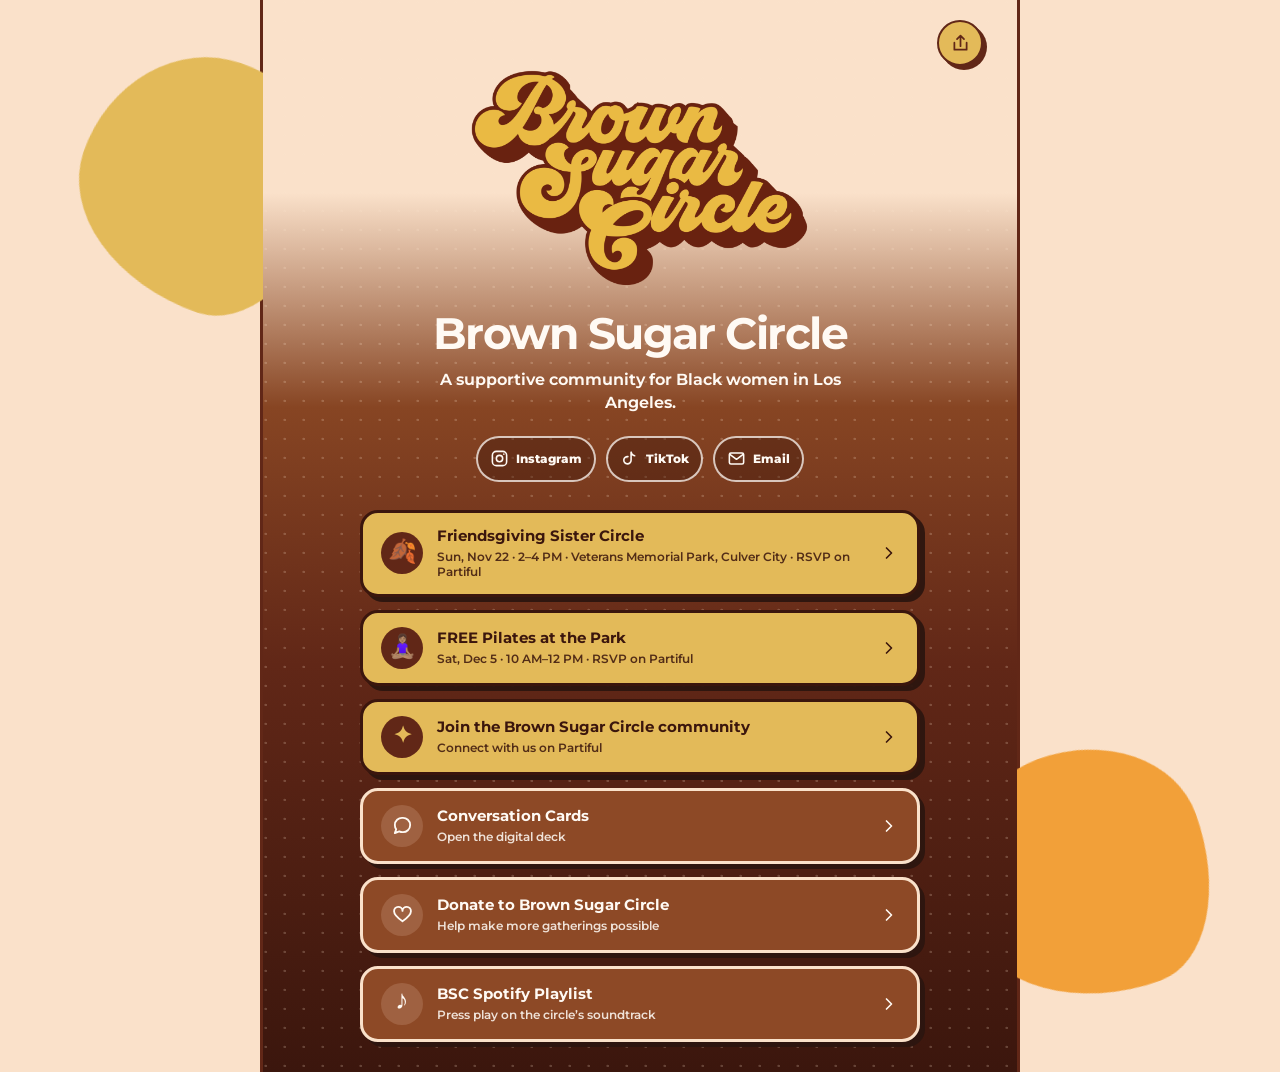
<file: index.html>
<!doctype html>
<html lang="en">
  <head>
    <meta charset="UTF-8" />
    <meta name="viewport" content="width=device-width, initial-scale=1.0" />
    <meta name="theme-color" content="#612717" />
    <meta
      name="description"
      content="Brown Sugar Circle is a supportive community for Black women in Los Angeles. Find upcoming gatherings, music, and conversation cards."
    />
    <title>Brown Sugar Circle</title>
    <link rel="icon" type="image/png" href="assets/brown-sugar-circle-logo.png" />
    <link rel="stylesheet" href="styles.css" />
  </head>
  <body>
    <div class="page-shell">
      <header class="site-header" aria-label="Brown Sugar Circle">
        <button class="brand-button" type="button" data-route="home" aria-label="Go to Brown Sugar Circle home">
          <img class="brand-logo" src="assets/brown-sugar-circle-logo.png" alt="Brown Sugar Circle" />
        </button>
        <button class="icon-button" id="shareButton" type="button" aria-label="Share these conversation cards">
          <svg viewBox="0 0 24 24" aria-hidden="true">
            <path d="M12 3v12m0-12 4 4m-4-4L8 7M5 11v8h14v-8" />
          </svg>
        </button>
      </header>

      <main id="app" tabindex="-1">
        <section class="screen home-screen is-active" data-screen="home" aria-labelledby="home-title">
          <button class="home-share-button" id="homeShareButton" type="button" aria-label="Share Brown Sugar Circle">
            <svg viewBox="0 0 24 24" aria-hidden="true">
              <path d="M12 3v12m0-12 4 4m-4-4L8 7M5 11v8h14v-8" />
            </svg>
          </button>

          <div class="home-brand">
            <img class="home-logo" src="assets/brown-sugar-circle-logo.png" alt="Brown Sugar Circle" />
            <h1 id="home-title">Brown Sugar Circle</h1>
            <p>A supportive community for Black women in Los Angeles.</p>
          </div>

          <nav class="social-links" aria-label="Follow Brown Sugar Circle">
            <a href="https://www.instagram.com/brownsugarcircle" target="_blank" rel="noopener noreferrer" aria-label="Follow Brown Sugar Circle on Instagram">
              <svg viewBox="0 0 24 24" aria-hidden="true"><rect x="3" y="3" width="18" height="18" rx="5" /><circle cx="12" cy="12" r="4" /><circle cx="17.5" cy="6.5" r="1" class="fill-icon" /></svg>
              <span>Instagram</span>
            </a>
            <a href="https://www.tiktok.com/@brownsugarcircle" target="_blank" rel="noopener noreferrer" aria-label="Follow Brown Sugar Circle on TikTok">
              <svg viewBox="0 0 24 24" aria-hidden="true"><path d="M14 4v10.2a4.6 4.6 0 1 1-4-4.56M14 4c.45 2.52 1.94 4.02 4.5 4.5" /></svg>
              <span>TikTok</span>
            </a>
            <a href="mailto:hello@brownsugarcircle.com" aria-label="Email Brown Sugar Circle">
              <svg viewBox="0 0 24 24" aria-hidden="true"><rect x="3" y="5" width="18" height="14" rx="2" /><path d="m4 7 8 6 8-6" /></svg>
              <span>Email</span>
            </a>
          </nav>

          <div class="link-hub" aria-label="Brown Sugar Circle links">
            <a class="hub-link hub-link-featured" href="https://partiful.com/e/JagQD3AdGsLkBNwNWpz5?c=kFyJ5iEI" target="_blank" rel="noopener noreferrer">
              <span class="hub-link-icon" aria-hidden="true">🍂</span>
              <span><strong>Friendsgiving Sister Circle</strong><small>Sun, Nov 22 · 2–4 PM · Veterans Memorial Park, Culver City · RSVP on Partiful</small></span>
              <svg viewBox="0 0 24 24" aria-hidden="true"><path d="m9 18 6-6-6-6" /></svg>
            </a>
            <a class="hub-link hub-link-featured" href="https://partiful.com/e/Q3iskYytVXHSHrcVCuhQ?c=R8a8APxz" target="_blank" rel="noopener noreferrer">
              <span class="hub-link-icon" aria-hidden="true">🧘🏽‍♀️</span>
              <span><strong>FREE Pilates at the Park</strong><small>Sat, Dec 5 · 10 AM–12 PM · RSVP on Partiful</small></span>
              <svg viewBox="0 0 24 24" aria-hidden="true"><path d="m9 18 6-6-6-6" /></svg>
            </a>
            <a class="hub-link hub-link-featured" href="https://partiful.com/co/lN8BV3iIbgHVaAnhEeix" target="_blank" rel="noopener noreferrer">
              <span class="hub-link-icon" aria-hidden="true">✦</span>
              <span><strong>Join the Brown Sugar Circle community</strong><small>Connect with us on Partiful</small></span>
              <svg viewBox="0 0 24 24" aria-hidden="true"><path d="m9 18 6-6-6-6" /></svg>
            </a>

            <button class="hub-link" type="button" data-route="welcome">
              <span class="hub-link-icon" aria-hidden="true">
                <svg viewBox="0 0 24 24"><path d="M20 11.5a7.5 7.5 0 0 1-8 7.47 9.2 9.2 0 0 1-3.35-.9L4 20l1.42-4.08A7.36 7.36 0 0 1 4 11.5a7.5 7.5 0 0 1 8-7.47 7.5 7.5 0 0 1 8 7.47Z" /></svg>
              </span>
              <span><strong>Conversation Cards</strong><small>Open the digital deck</small></span>
              <svg viewBox="0 0 24 24" aria-hidden="true"><path d="m9 18 6-6-6-6" /></svg>
            </button>

            <a class="hub-link" href="/donate" target="_blank" rel="noopener noreferrer">
              <span class="hub-link-icon" aria-hidden="true">
                <svg viewBox="0 0 24 24"><path d="M20.8 8.6c0 4.4-8.8 10.4-8.8 10.4S3.2 13 3.2 8.6a4.4 4.4 0 0 1 8.8-.3 4.4 4.4 0 0 1 8.8.3Z" /></svg>
              </span>
              <span><strong>Donate to Brown Sugar Circle</strong><small>Help make more gatherings possible</small></span>
              <svg viewBox="0 0 24 24" aria-hidden="true"><path d="m9 18 6-6-6-6" /></svg>
            </a>

            <a class="hub-link" href="https://open.spotify.com/playlist/7FEYHLqh3GriJLROxC6Pa0?si=2EGWVU8vRHiNqVC71_fLcA&amp;utm_source=copy-link&amp;pi=0zms-83MRkaQC" target="_blank" rel="noopener noreferrer">
              <span class="hub-link-icon" aria-hidden="true">♪</span>
              <span><strong>BSC Spotify Playlist</strong><small>Press play on the circle’s soundtrack</small></span>
              <svg viewBox="0 0 24 24" aria-hidden="true"><path d="m9 18 6-6-6-6" /></svg>
            </a>

          </div>
        </section>

        <section class="screen welcome-screen" data-screen="welcome" aria-labelledby="welcome-title">
          <div class="eyebrow"><span></span> Picnic edition</div>
          <h1 id="welcome-title">Come as you are.<br /><em>Leave knowing somebody.</em></h1>
          <p class="lede">
            A shuffled deck for Black women to meet, laugh, and find common ground—open it on every phone or use one together.
          </p>

          <div class="hero-art" aria-hidden="true">
            <div class="sunburst"></div>
            <div class="hero-card hero-card-front">
              <div class="hero-card-copy">
                <span class="hero-card-kicker">48 shuffled questions</span>
                <strong>Pull a card.<br />Meet somebody.</strong>
                <span class="hero-card-note">Picnic Edition</span>
              </div>
              <img class="hero-people" src="assets/bsc-group.webp" alt="" />
            </div>
          </div>

          <div class="action-stack">
            <button class="button button-primary" type="button" data-route="setup">
              Let’s play
              <svg viewBox="0 0 24 24" aria-hidden="true"><path d="m9 18 6-6-6-6" /></svg>
            </button>
            <button class="text-button" type="button" data-route="host">I’m hosting—show me the guide</button>
          </div>

        </section>

        <section class="screen setup-screen" data-screen="setup" aria-labelledby="setup-title">
          <div class="step-label">Before you begin</div>
          <h2 id="setup-title">Make a little room for each other.</h2>
          <div class="setup-list">
            <article>
              <span class="number">01</span>
              <div><h3>Choose how you’ll play</h3><p>Everyone can open the link and take turns drawing, or one person can read from a shared phone.</p></div>
            </article>
            <article>
              <span class="number">02</span>
              <div><h3>Draw, ask, answer—or pass</h3><p>When it’s your turn, draw a card and ask the group. No one owes the circle a story.</p></div>
            </article>
            <article>
              <span class="number">03</span>
              <div><h3>Listen without fixing</h3><p>Be curious, leave space, and ask before offering advice. Personal stories stay here.</p></div>
            </article>
          </div>
          <button class="button button-primary" type="button" data-route="icebreaker">We’re ready</button>
          <button class="text-button" type="button" data-route="welcome">Back</button>
        </section>

        <section class="screen icebreaker-screen" data-screen="icebreaker" aria-labelledby="icebreaker-title">
          <div class="card-stage">
            <article class="prompt-card icebreaker-card">
              <div class="card-topline"><span>Opening icebreaker</span></div>
              <h2 id="icebreaker-title">Share your name, your neighborhood, and one small thing bringing you joy right now.</h2>
              <p>Keep it easy—about 30 seconds each.</p>
            </article>
          </div>
          <button class="button button-primary" id="beginDeckButton" type="button">Draw our first card</button>
          <button class="text-button" type="button" data-route="setup">Review the circle agreements</button>
        </section>

        <section class="screen deck-screen" data-screen="deck" aria-labelledby="promptText">
          <div class="deck-status">
            <span id="roundLabel">Shuffled deck</span>
            <span id="progressLabel">Card 1 of 48</span>
          </div>
          <div class="card-stage">
            <article class="prompt-card" id="activeCard" aria-live="polite">
              <div class="card-topline"><span id="categoryLabel">Warm up</span><span id="cardNumber">01</span></div>
              <div class="quote-mark" aria-hidden="true">“</div>
              <h2 id="promptText"></h2>
              <p id="promptNote">Take turns around the circle—or pass.</p>
            </article>
          </div>
          <div class="deck-actions">
            <button class="button button-primary" id="nextCardButton" type="button">
              Draw another card
              <svg viewBox="0 0 24 24" aria-hidden="true"><path d="m9 18 6-6-6-6" /></svg>
            </button>
            <button class="button button-secondary" type="button" data-route="closing">Close the circle</button>
          </div>
          <p class="microcopy">There are no wrong answers. Let people finish before jumping in.</p>
        </section>

        <section class="screen closing-screen" data-screen="closing" aria-labelledby="closing-title">
          <div class="closing-orbit" aria-hidden="true"><span></span><span></span><span></span><span></span></div>
          <div class="eyebrow"><span></span> Closing round</div>
          <h2 id="closing-title">Leave the circle with intention.</h2>
          <div class="closing-prompts">
            <article><span>01</span><p>In one word, how are you leaving this conversation?</p></article>
            <article><span>02</span><p>What is one thing you heard that you want to remember?</p></article>
            <article><span>03</span><p>If it feels mutual, who would you like to stay connected with?</p></article>
          </div>
          <button class="button button-primary" id="finishButton" type="button">Close the circle</button>
          <button class="text-button" type="button" data-route="deck">Draw another card</button>
        </section>

        <section class="screen done-screen" data-screen="done" aria-labelledby="done-title">
          <div class="done-mark" aria-hidden="true">✦</div>
          <img class="done-logo" src="assets/brown-sugar-circle-logo.png" alt="Brown Sugar Circle" />
          <h2 id="done-title">A few new names. A little more community.</h2>
          <p>Thank you for showing up with warmth, curiosity, and care.</p>
          <button class="button button-primary" id="newCircleButton" type="button">Start a new circle</button>
        </section>

        <section class="screen host-screen" data-screen="host" aria-labelledby="host-title">
          <div class="step-label">Host guide</div>
          <h2 id="host-title">A warm welcome for every circle.</h2>

          <div class="host-callout">
            <strong>Best setup</strong>
            <p>Invite guests to sit in small circles. Open the cards on one shared phone or let everyone use their own.</p>
          </div>

          <div class="host-sections">
            <article>
              <h3>Before guests arrive</h3>
              <ul>
                <li>Arrange seating in small circles so everyone can hear and take part.</li>
                <li>Share this link by text or QR code so guests can open the cards.</li>
                <li>Help guests find a seat and welcome anyone arriving on their own.</li>
              </ul>
            </article>
            <article>
              <h3>30-minute opening flow</h3>
              <ol class="timeline">
                <li><span>0–3</span><p>Move into groups and open the link on one or more phones.</p></li>
                <li><span>3–7</span><p>Read the agreements and do the opening icebreaker.</p></li>
                <li><span>7–24</span><p>Draw 5–7 cards. Let the conversation breathe.</p></li>
                <li><span>24–30</span><p>Use the closing round and invite optional contact exchange.</p></li>
              </ol>
            </article>
            <article class="host-script">
              <h3>What to say</h3>
              <p>“Welcome to Brown Sugar Circle. Find a comfortable seat with a few other women, open the link, and tap ‘Let’s play.’ Once everyone is settled, you can each draw a shuffled card and ask it to the group, or use one phone together. You can answer any prompt—or pass. The goal isn’t to impress anyone; it’s simply to leave knowing a few more names.”</p>
            </article>
          </div>

          <button class="button button-primary" type="button" data-route="welcome">Back to the cards</button>
        </section>
      </main>

      <div class="toast" id="toast" role="status" aria-live="polite">Link copied</div>
      <div class="confetti" id="confetti" aria-hidden="true"></div>
    </div>
    <script src="app.js?v=20261013b"></script>
  </body>
</html>
</file>
<file: styles.css>
@import url("https://fonts.googleapis.com/css2?family=Montserrat:wght@500;600;700;800;900&display=swap");

@font-face {
  font-family: "BSC Display";
  src: url("assets/bsc-display.otf") format("opentype");
  font-display: swap;
}

:root {
  --brown: #612717;
  --brown-deep: #3b160d;
  --brown-soft: #7a431f;
  --yellow: #e3ba59;
  --gold: #d9902c;
  --clay: #b46424;
  --orange: #f2a039;
  --cream: #fae1ca;
  --paper: #f8f0e5;
  --white: #fffaf4;
  --ink: #2d160f;
  --muted: #715247;
  --border: rgba(105, 34, 16, 0.32);
}

* { box-sizing: border-box; }
[hidden] { display: none !important; }

.visually-hidden {
  position: absolute !important;
  width: 1px;
  height: 1px;
  padding: 0;
  margin: -1px;
  overflow: hidden;
  clip: rect(0, 0, 0, 0);
  white-space: nowrap;
  border: 0;
}

html { min-height: 100%; background: var(--brown); }

body {
  min-height: 100vh;
  margin: 0;
  color: var(--ink);
  background: var(--cream);
  font-family: "Montserrat", Arial, Helvetica, sans-serif;
  -webkit-font-smoothing: antialiased;
}

button { font: inherit; }
button:focus-visible, a:focus-visible { outline: 4px solid var(--orange); outline-offset: 4px; }

.page-shell {
  width: min(100%, 760px);
  min-height: 100vh;
  margin: 0 auto;
  position: relative;
  overflow: hidden;
  background:
    radial-gradient(circle, rgba(105, 34, 16, .09) 1.2px, transparent 1.5px) 0 0 / 17px 17px,
    var(--cream);
}

.page-shell::before,
.page-shell::after {
  content: "";
  position: fixed;
  z-index: 0;
  width: 250px;
  height: 250px;
  border-radius: 48% 52% 36% 64% / 54% 42% 58% 46%;
  pointer-events: none;
}

.page-shell::before { top: 58px; left: max(-180px, calc(50vw - 560px)); background: var(--yellow); transform: rotate(19deg); }
.page-shell::after { right: max(-190px, calc(50vw - 570px)); bottom: -100px; background: var(--orange); transform: rotate(-20deg); }

.site-header {
  width: 100%;
  min-height: 88px;
  display: flex;
  align-items: center;
  justify-content: space-between;
  gap: 18px;
  padding: 16px clamp(18px, 5vw, 36px);
  position: relative;
  z-index: 20;
  background: var(--cream);
  border-bottom: 3px solid var(--brown);
}

.brand-button { display: flex; align-items: center; border: 0; background: transparent; padding: 0; cursor: pointer; }
.brand-logo { display: block; width: auto; height: 58px; }

.icon-button {
  width: 48px;
  height: 48px;
  flex: 0 0 auto;
  display: grid;
  place-items: center;
  border-radius: 14px;
  border: 3px solid var(--brown);
  background: var(--yellow);
  color: var(--brown);
  box-shadow: 4px 4px 0 var(--brown);
  cursor: pointer;
  transition: transform .15s ease, box-shadow .15s ease;
}

.icon-button:hover { transform: translate(-1px, -1px); box-shadow: 5px 5px 0 var(--brown); }
.icon-button:active { transform: translate(3px, 3px); box-shadow: 1px 1px 0 var(--brown); }
.icon-button svg, .button svg { width: 20px; fill: none; stroke: currentColor; stroke-width: 2.3; stroke-linecap: round; stroke-linejoin: round; }

main { min-height: calc(100vh - 88px); position: relative; z-index: 2; }
.page-shell.is-home .site-header { display: none; }
.page-shell.is-home main { min-height: 100vh; }

.screen {
  display: none;
  width: 100%;
  min-height: calc(100vh - 88px);
  padding: 32px clamp(20px, 6vw, 48px) 44px;
  animation: enter .32s ease both;
}

.screen.is-active { display: flex; flex-direction: column; }

.home-screen {
  min-height: 100vh;
  align-items: center;
  padding: 34px clamp(20px, 6vw, 48px) 30px;
  color: var(--cream);
  background:
    radial-gradient(circle at 14% 10%, rgba(250, 225, 202, .22) 0 1px, transparent 1.5px) 0 0 / 19px 19px,
    linear-gradient(180deg, var(--cream) 0 18%, #874523 38%, var(--brown) 62%, var(--brown-deep) 100%);
}

.home-share-button {
  position: absolute;
  top: 20px;
  right: clamp(18px, 5vw, 34px);
  width: 46px;
  height: 46px;
  display: grid;
  place-items: center;
  border: 2px solid var(--brown);
  border-radius: 50%;
  background: var(--yellow);
  color: var(--brown);
  box-shadow: 4px 4px 0 var(--brown);
  cursor: pointer;
}

.home-share-button:hover { transform: translate(-1px, -1px); box-shadow: 5px 5px 0 var(--brown); }
.home-share-button:active { transform: translate(3px, 3px); box-shadow: 1px 1px 0 var(--brown); }
.home-share-button svg, .social-links svg, .hub-link > svg { width: 21px; fill: none; stroke: currentColor; stroke-width: 2; stroke-linecap: round; stroke-linejoin: round; }

.home-brand { width: 100%; text-align: center; margin-top: 35px; }
.home-logo { display: block; width: min(76vw, 340px); height: auto; margin: 0 auto 24px; }
.home-brand h1 {
  max-width: none;
  margin: 0 0 10px;
  color: var(--white);
  font-family: "Montserrat", Arial, sans-serif;
  font-size: clamp(31px, 7vw, 44px);
  font-weight: 700;
  line-height: 1.1;
  letter-spacing: -.035em;
}
.home-brand p { max-width: 470px; margin: 0 auto; color: var(--white); font-size: 16px; font-weight: 650; line-height: 1.45; }

.social-links { display: flex; justify-content: center; gap: 10px; margin: 22px 0 28px; }
.social-links a {
  min-width: 82px;
  min-height: 46px;
  display: flex;
  align-items: center;
  justify-content: center;
  gap: 7px;
  padding: 9px 12px;
  border: 2px solid rgba(255, 250, 244, .75);
  border-radius: 999px;
  color: var(--white);
  background: rgba(59, 22, 13, .38);
  text-decoration: none;
  font-size: 12px;
  font-weight: 800;
}
.social-links a:hover { background: rgba(59, 22, 13, .62); }
.social-links svg { width: 19px; height: 19px; }
.social-links .fill-icon { fill: currentColor; stroke: none; }

.link-hub { width: min(100%, 560px); display: grid; gap: 13px; }
.hub-link {
  width: 100%;
  min-height: 76px;
  display: grid;
  grid-template-columns: 42px 1fr 22px;
  align-items: center;
  gap: 14px;
  padding: 14px 18px;
  border: 3px solid var(--cream);
  border-radius: 18px;
  background: #8d4926;
  color: var(--white);
  box-shadow: 5px 5px 0 rgba(45, 22, 15, .95);
  text-align: left;
  text-decoration: none;
  cursor: pointer;
  transition: transform .15s ease, box-shadow .15s ease, background .15s ease;
}
.hub-link:hover { transform: translate(-1px, -1px); box-shadow: 6px 6px 0 rgba(45, 22, 15, .95); background: #9f542b; }
.hub-link:active { transform: translate(4px, 4px); box-shadow: none; }
.hub-link-featured { background: var(--yellow); color: var(--brown-deep); border-color: var(--brown-deep); }
.hub-link-featured:hover { background: #edc766; }
.hub-link-icon { width: 42px; height: 42px; display: grid; place-items: center; border-radius: 50%; background: rgba(250, 225, 202, .16); font-family: "BSC Display", Georgia, serif; font-size: 23px; font-weight: 900; }
.hub-link-icon svg { width: 23px; height: 23px; fill: none; stroke: currentColor; stroke-width: 1.9; stroke-linecap: round; stroke-linejoin: round; }
.hub-link-featured .hub-link-icon { background: var(--brown); color: var(--yellow); }
.hub-link strong, .hub-link small { display: block; }
.hub-link strong { font-size: 15px; line-height: 1.25; }
.hub-link small { margin-top: 3px; color: inherit; opacity: .86; font-size: 12px; font-weight: 600; line-height: 1.3; }
.hub-link > svg { justify-self: end; width: 20px; }
@keyframes enter {
  from { opacity: 0; transform: translateY(9px); }
  to { opacity: 1; transform: translateY(0); }
}

.eyebrow, .step-label {
  display: inline-flex;
  align-items: center;
  align-self: flex-start;
  gap: 9px;
  padding: 7px 11px;
  color: var(--brown);
  background: var(--yellow);
  border: 2px solid var(--brown);
  box-shadow: none;
  font-size: 11px;
  font-weight: 900;
  letter-spacing: .11em;
  text-transform: uppercase;
  transform: none;
}

.eyebrow span { width: 19px; height: 2px; background: currentColor; }
h1, h2, h3, p { margin-top: 0; }
h1, h2, h3 { font-family: "BSC Display", "Bookman Old Style", Georgia, serif; }

h1 {
  max-width: 640px;
  margin: 23px 0 15px;
  color: var(--brown);
  font-size: clamp(42px, 9vw, 65px);
  line-height: .98;
  letter-spacing: -.045em;
}

h1 em {
  color: var(--brown);
  font-style: normal;
  text-shadow: none;
  background: linear-gradient(transparent 68%, rgba(242, 160, 57, .72) 68% 91%, transparent 91%);
  -webkit-box-decoration-break: clone;
  box-decoration-break: clone;
}

.lede {
  max-width: 590px;
  margin-bottom: 20px;
  color: var(--brown);
  font-size: clamp(16px, 3vw, 18px);
  font-weight: 650;
  line-height: 1.5;
}

.hero-art { min-height: 255px; margin: 4px 0 25px; position: relative; display: grid; place-items: center; }

.sunburst {
  position: absolute;
  width: 238px;
  height: 238px;
  border-radius: 50%;
  border: 4px solid var(--brown);
  background: var(--brown) url("assets/sunburst.webp") center / cover no-repeat;
  box-shadow: none;
}

.hero-card { position: absolute; width: min(76vw, 310px); height: 174px; border: 3px solid var(--brown); border-radius: 8px; }
.hero-card-front { display: grid; grid-template-columns: 1fr 105px; align-items: center; gap: 4px; padding: 19px 15px 19px 21px; background: var(--cream); transform: none; box-shadow: none; }
.hero-card-copy { position: relative; z-index: 2; display: flex; flex-direction: column; }
.hero-people { width: 104px; max-width: none; justify-self: end; filter: none; }
.hero-card-kicker, .hero-card-note { color: var(--brown); font-size: 10px; font-weight: 900; letter-spacing: .08em; text-transform: uppercase; }
.hero-card-front strong { margin: 10px 0 11px; color: var(--brown); font-family: "BSC Display", Georgia, serif; font-size: 27px; line-height: .93; letter-spacing: -.035em; }
.hero-card-note { color: var(--brown); }

.action-stack { width: 100%; display: grid; gap: 12px; }

.button {
  min-height: 58px;
  width: 100%;
  border-radius: 16px;
  padding: 14px 22px;
  border: 3px solid var(--brown);
  color: var(--brown);
  font-weight: 900;
  cursor: pointer;
  transition: transform .15s ease, box-shadow .15s ease, background .15s ease;
}

.button:hover { transform: translate(-1px, -1px); }
.button:active { transform: translate(4px, 4px); box-shadow: none; }
.button-primary { display: flex; justify-content: center; align-items: center; gap: 7px; background: var(--yellow); box-shadow: 5px 6px 0 var(--brown); }
.button-primary:hover { background: #edc766; box-shadow: 6px 7px 0 var(--brown); }
.button-secondary { background: var(--paper); box-shadow: 4px 5px 0 var(--brown); }

.text-button { border: 0; background: transparent; color: var(--brown); font-weight: 900; cursor: pointer; padding: 11px; text-decoration: underline; text-decoration-thickness: 2px; text-underline-offset: 4px; }

.party-screen h2, .group-screen h2, .setup-screen h2, .host-screen h2, .closing-screen h2, .done-screen h2 { color: var(--brown); font-size: clamp(36px, 7vw, 52px); line-height: .98; letter-spacing: -.04em; margin: 20px 0 27px; }

.party-screen, .group-screen { justify-content: center; }
.group-intro { max-width: 560px; margin: -10px 0 25px; color: var(--brown); font-size: 16px; font-weight: 650; line-height: 1.5; }
.party-form { width: min(100%, 520px); margin: 0 0 12px; }
.party-size {
  min-height: 170px;
  display: flex;
  align-items: center;
  justify-content: center;
  gap: clamp(12px, 4vw, 28px);
  padding: 20px 14px;
  border: 3px solid var(--brown);
  border-radius: 24px;
  background: var(--paper);
  box-shadow: 6px 7px 0 var(--brown);
}
.count-button {
  width: 56px;
  height: 56px;
  flex: 0 0 56px;
  border: 2px solid var(--brown);
  border-radius: 50%;
  background: var(--yellow);
  color: var(--brown);
  font-size: 32px;
  font-weight: 700;
  line-height: 1;
  cursor: pointer;
}
.count-button:hover { background: #edc766; }
.count-button:active { transform: scale(.94); }
.party-size input {
  width: min(28%, 120px);
  min-width: 68px;
  padding: 0;
  border: 0;
  border-bottom: 3px solid var(--brown);
  border-radius: 0;
  background: transparent;
  color: var(--brown);
  font-family: "BSC Display", Georgia, serif;
  font-size: clamp(54px, 14vw, 80px);
  line-height: 1.2;
  text-align: center;
  -moz-appearance: textfield;
}
.party-size input::-webkit-outer-spin-button, .party-size input::-webkit-inner-spin-button { -webkit-appearance: none; margin: 0; }
.party-size input:focus-visible { outline: 3px solid var(--orange); outline-offset: 6px; }
.party-size-help { margin: 20px 0 27px; color: var(--brown); text-align: center; font-size: 14px; font-weight: 700; }
.party-screen > .text-button { align-self: center; }

.assignment-panel {
  width: min(100%, 520px);
  min-height: 168px;
  display: flex;
  align-items: center;
  justify-content: center;
  margin-bottom: 26px;
  padding: 6px 0;
  border: 0;
  background: transparent;
}
.assignment-number {
  width: 142px;
  height: 142px;
  display: grid;
  place-items: center;
  border: 4px solid var(--brown);
  border-radius: 50%;
  background: var(--cream);
  color: var(--brown);
  font-family: "BSC Display", "Bookman Old Style", Georgia, serif;
  font-size: 78px;
  line-height: 1;
}
.assignment-panel.has-number .assignment-number { background: var(--yellow); }
.assignment-number.is-revealing { animation: numberReveal .42s ease both; }
@keyframes numberReveal {
  0% { opacity: 0; transform: scale(.78) rotate(-5deg); }
  100% { opacity: 1; transform: scale(1) rotate(0); }
}
.group-actions { width: min(100%, 520px); display: grid; gap: 10px; }

.setup-list { display: grid; gap: 0; margin: 0 0 30px; border-top: 2px solid var(--brown); }
.setup-list article { display: grid; grid-template-columns: 47px 1fr; gap: 12px; padding: 22px 2px; border: 0; border-bottom: 2px solid var(--brown); border-radius: 0; background: transparent; box-shadow: none; }
.setup-list article:nth-child(2), .setup-list article:nth-child(3) { background: transparent; }
.setup-list .number { width: auto; height: auto; display: block; padding-top: 3px; border: 0; border-radius: 0; background: transparent; color: var(--brown); font-family: "BSC Display", Georgia, serif; font-size: 17px; }
.setup-list h3 { color: var(--brown); font-size: 19px; margin: 1px 0 6px; }
.setup-list p { color: var(--brown); line-height: 1.42; margin: 0; font-size: 14px; font-weight: 600; }
.setup-screen > .text-button, .icebreaker-screen > .text-button, .closing-screen > .text-button { margin-top: 10px; align-self: center; }

.icebreaker-screen, .deck-screen { justify-content: center; }
.card-stage { width: 100%; display: grid; place-items: center; perspective: 1000px; margin: auto 0 27px; }

.prompt-card {
  width: min(100%, 520px);
  min-height: min(61vh, 500px);
  border: 2px solid var(--brown);
  border-radius: 10px;
  background: var(--yellow);
  box-shadow: none;
  position: relative;
  overflow: hidden;
  padding: clamp(25px, 6vw, 42px);
  display: flex;
  flex-direction: column;
  justify-content: center;
}

.prompt-card::before { content: ""; position: absolute; inset: 9px; border: 1px solid rgba(97, 39, 23, .28); border-radius: 11px; pointer-events: none; }
.prompt-card.is-changing { animation: cardFlip .42s ease both; }
@keyframes cardFlip {
  0% { opacity: 1; transform: rotateY(0) scale(1); }
  48% { opacity: 0; transform: rotateY(11deg) scale(.96); }
  52% { opacity: 0; transform: rotateY(-11deg) scale(.96); }
  100% { opacity: 1; transform: rotateY(0) scale(1); }
}

.card-topline { position: absolute; z-index: 3; top: 28px; left: 28px; right: 28px; display: flex; justify-content: space-between; gap: 10px; color: var(--brown); font-size: 10px; font-weight: 900; letter-spacing: .1em; text-transform: uppercase; }
.card-topline span:first-child { padding: 0; border: 0; border-radius: 0; background: transparent; box-shadow: none; transform: none; }
.card-topline span:last-child { width: auto; height: auto; display: block; padding: 0; border: 0; border-radius: 0; background: transparent; color: var(--brown); }
.prompt-card h2 { position: relative; z-index: 2; max-width: 440px; margin: 0; color: var(--brown); font-size: clamp(30px, 6.4vw, 45px); line-height: 1.03; letter-spacing: -.04em; }
.prompt-card > p { position: absolute; left: 30px; right: 30px; bottom: 27px; z-index: 2; color: var(--brown); font-size: 12px; font-weight: 750; margin: 0; }
.quote-mark { position: absolute; top: 58px; left: 18px; color: rgba(105, 34, 16, .13); font-family: Georgia, serif; font-size: 140px; line-height: 1; }

.icebreaker-card { background: var(--yellow); }

.deck-status { width: min(100%, 520px); margin: 0 auto 15px; display: flex; justify-content: space-between; color: var(--brown); font-size: 11px; font-weight: 900; text-transform: uppercase; letter-spacing: .08em; }
.deck-actions { display: grid; grid-template-columns: 1.3fr .7fr; gap: 11px; width: min(100%, 520px); margin: 0 auto; }
.microcopy { margin: 16px auto 0; color: var(--brown); text-align: center; font-size: 12px; font-weight: 700; }

.closing-screen { justify-content: center; position: relative; }
.closing-screen .eyebrow, .closing-screen h2, .closing-prompts, .closing-screen .button, .closing-screen .text-button { position: relative; z-index: 2; }
.closing-prompts { display: grid; gap: 0; margin-bottom: 27px; border-top: 2px solid var(--brown); }
.closing-prompts article { display: grid; grid-template-columns: 38px 1fr; gap: 14px; align-items: start; padding: 19px 2px; border: 0; border-bottom: 2px solid var(--brown); border-radius: 0; background: transparent; box-shadow: none; }
.closing-prompts article:nth-child(2), .closing-prompts article:nth-child(3) { background: transparent; transform: none; }
.closing-prompts article span { width: auto; height: auto; display: block; padding-top: 4px; border: 0; border-radius: 0; background: transparent; color: var(--brown); font-size: 11px; font-weight: 900; }
.closing-prompts p { color: var(--brown); line-height: 1.3; margin: 2px 0 0; font-size: 16px; font-weight: 750; }
.closing-orbit { position: absolute; z-index: 0; width: 330px; height: 330px; right: -170px; top: 20px; border: 4px solid var(--brown); border-radius: 48% 52% 38% 62%; background: var(--orange); transform: rotate(18deg); }
.closing-orbit span { position: absolute; width: 24px; height: 24px; border: 3px solid var(--brown); border-radius: 50%; }
.closing-orbit span:nth-child(1) { left: 7%; top: 12%; background: var(--yellow); }
.closing-orbit span:nth-child(2) { left: -3%; top: 50%; background: var(--cream); }
.closing-orbit span:nth-child(3) { left: 18%; bottom: 6%; background: var(--gold); }
.closing-orbit span:nth-child(4) { right: 17%; bottom: -3%; background: var(--yellow); }

.done-screen { text-align: center; align-items: center; justify-content: center; }
.done-screen h2 { max-width: 540px; margin-bottom: 16px; }
.done-screen > p:not(.script-label) { color: var(--brown); line-height: 1.5; max-width: 470px; margin-bottom: 28px; font-weight: 650; }
.done-screen .button { max-width: 460px; margin-bottom: 11px; }
.done-mark { width: 74px; height: 74px; display: grid; place-items: center; border: 3px solid var(--brown); border-radius: 8px; background: var(--orange); color: var(--brown); font-size: 32px; margin-bottom: 22px; box-shadow: none; transform: none; }
.done-logo { width: min(66vw, 270px); height: auto; margin: 8px auto 3px; }

.host-screen { padding-bottom: 58px; }
.host-callout { padding: 23px; border: 3px solid var(--brown); border-radius: 8px; background: repeating-conic-gradient(from 0deg at 95% 110%, var(--orange) 0 8deg, var(--gold) 8deg 18deg, var(--brown) 18deg 27deg); color: var(--paper); box-shadow: none; margin-bottom: 26px; }
.host-callout strong { display: inline-block; padding: 5px 8px; background: var(--paper); color: var(--brown); border: 2px solid var(--brown); margin-bottom: 9px; text-transform: uppercase; letter-spacing: .1em; font-size: 9px; }
.host-callout p { margin: 0; max-width: 520px; padding: 10px 12px; border-radius: 10px; background: rgba(59, 22, 13, .94); color: var(--paper); font-size: 16px; font-weight: 800; line-height: 1.45; }
.host-sections { display: grid; gap: 0; margin-bottom: 31px; border-top: 2px solid var(--brown); }
.host-sections article { padding: 22px 2px; border: 0; border-bottom: 2px solid var(--brown); border-radius: 0; background: transparent; box-shadow: none; }
.host-sections article:nth-child(2) { background: transparent; }
.host-sections h3 { color: var(--brown); font-size: 21px; margin-bottom: 12px; }
.host-sections ul { margin: 0; padding-left: 18px; color: var(--brown); font-weight: 650; line-height: 1.5; }
.host-sections li + li { margin-top: 7px; }
.timeline { display: grid; gap: 9px; list-style: none; padding: 0; margin: 0; }
.timeline li { display: grid; grid-template-columns: 54px 1fr; gap: 12px; align-items: start; }
.timeline span { display: inline-grid; place-items: center; min-height: 29px; border: 2px solid var(--brown); border-radius: 9px; background: var(--cream); color: var(--brown); font-size: 9px; font-weight: 900; }
.timeline p { margin: 5px 0 0; color: var(--brown); font-size: 14px; font-weight: 650; }
.host-script p { margin: 0; padding: 17px; border: 2px dashed var(--brown); border-radius: 11px; background: var(--cream); color: var(--brown); font-size: 15px; font-weight: 650; line-height: 1.48; }

.toast { position: fixed; left: 50%; bottom: 24px; translate: -50% 20px; z-index: 100; opacity: 0; pointer-events: none; padding: 12px 18px; border: 3px solid var(--brown); border-radius: 12px; background: var(--yellow); color: var(--brown); box-shadow: 4px 5px 0 var(--brown); font-size: 12px; font-weight: 900; transition: opacity .2s ease, translate .2s ease; }
.toast.is-visible { opacity: 1; translate: -50% 0; }
.confetti { position: fixed; inset: 0; z-index: 80; pointer-events: none; overflow: hidden; }
.confetti span { position: absolute; top: -20px; width: 9px; height: 16px; border: 2px solid var(--brown); border-radius: 2px; animation: fall 1.7s ease-in forwards; }
@keyframes fall { to { transform: translateY(110vh) rotate(620deg); opacity: .15; } }

@media (min-width: 660px) {
  .page-shell { border-left: 3px solid var(--brown); border-right: 3px solid var(--brown); }
  .welcome-screen { justify-content: center; }
  .hero-art { min-height: 285px; }
  .action-stack { max-width: 520px; }
  .group-screen, .setup-screen, .host-screen { max-width: 650px; margin: 0 auto; }
}

@media (max-width: 420px) {
  .site-header { min-height: 78px; padding-top: 12px; padding-bottom: 12px; }
  .brand-logo { height: 50px; }
  .icon-button { width: 43px; height: 43px; }
  .home-screen { padding-left: 16px; padding-right: 16px; }
  .home-logo { width: min(76vw, 285px); margin-bottom: 18px; }
  .social-links a { min-width: 48px; padding: 10px 13px; }
  .social-links a span { position: absolute; width: 1px; height: 1px; overflow: hidden; clip: rect(0, 0, 0, 0); white-space: nowrap; }
  .hub-link { grid-template-columns: 38px 1fr 18px; min-height: 72px; padding: 12px 14px; gap: 12px; }
  .hub-link-icon { width: 38px; height: 38px; }
  main { min-height: calc(100vh - 78px); }
  .screen { min-height: calc(100vh - 78px); padding-top: 25px; }
  .hero-art { min-height: 235px; }
  .sunburst { width: 210px; height: 210px; }
  .hero-card { height: 158px; }
  .hero-card-front strong { font-size: 24px; }
  .prompt-card { min-height: 56vh; }
  .deck-actions { grid-template-columns: 1fr; }
  .deck-actions .button-secondary { min-height: 50px; }
}

@media (prefers-reduced-motion: reduce) {
  *, *::before, *::after { animation-duration: .01ms !important; animation-iteration-count: 1 !important; scroll-behavior: auto !important; }
  .button, .icon-button { transition: none; }
}
</file>
